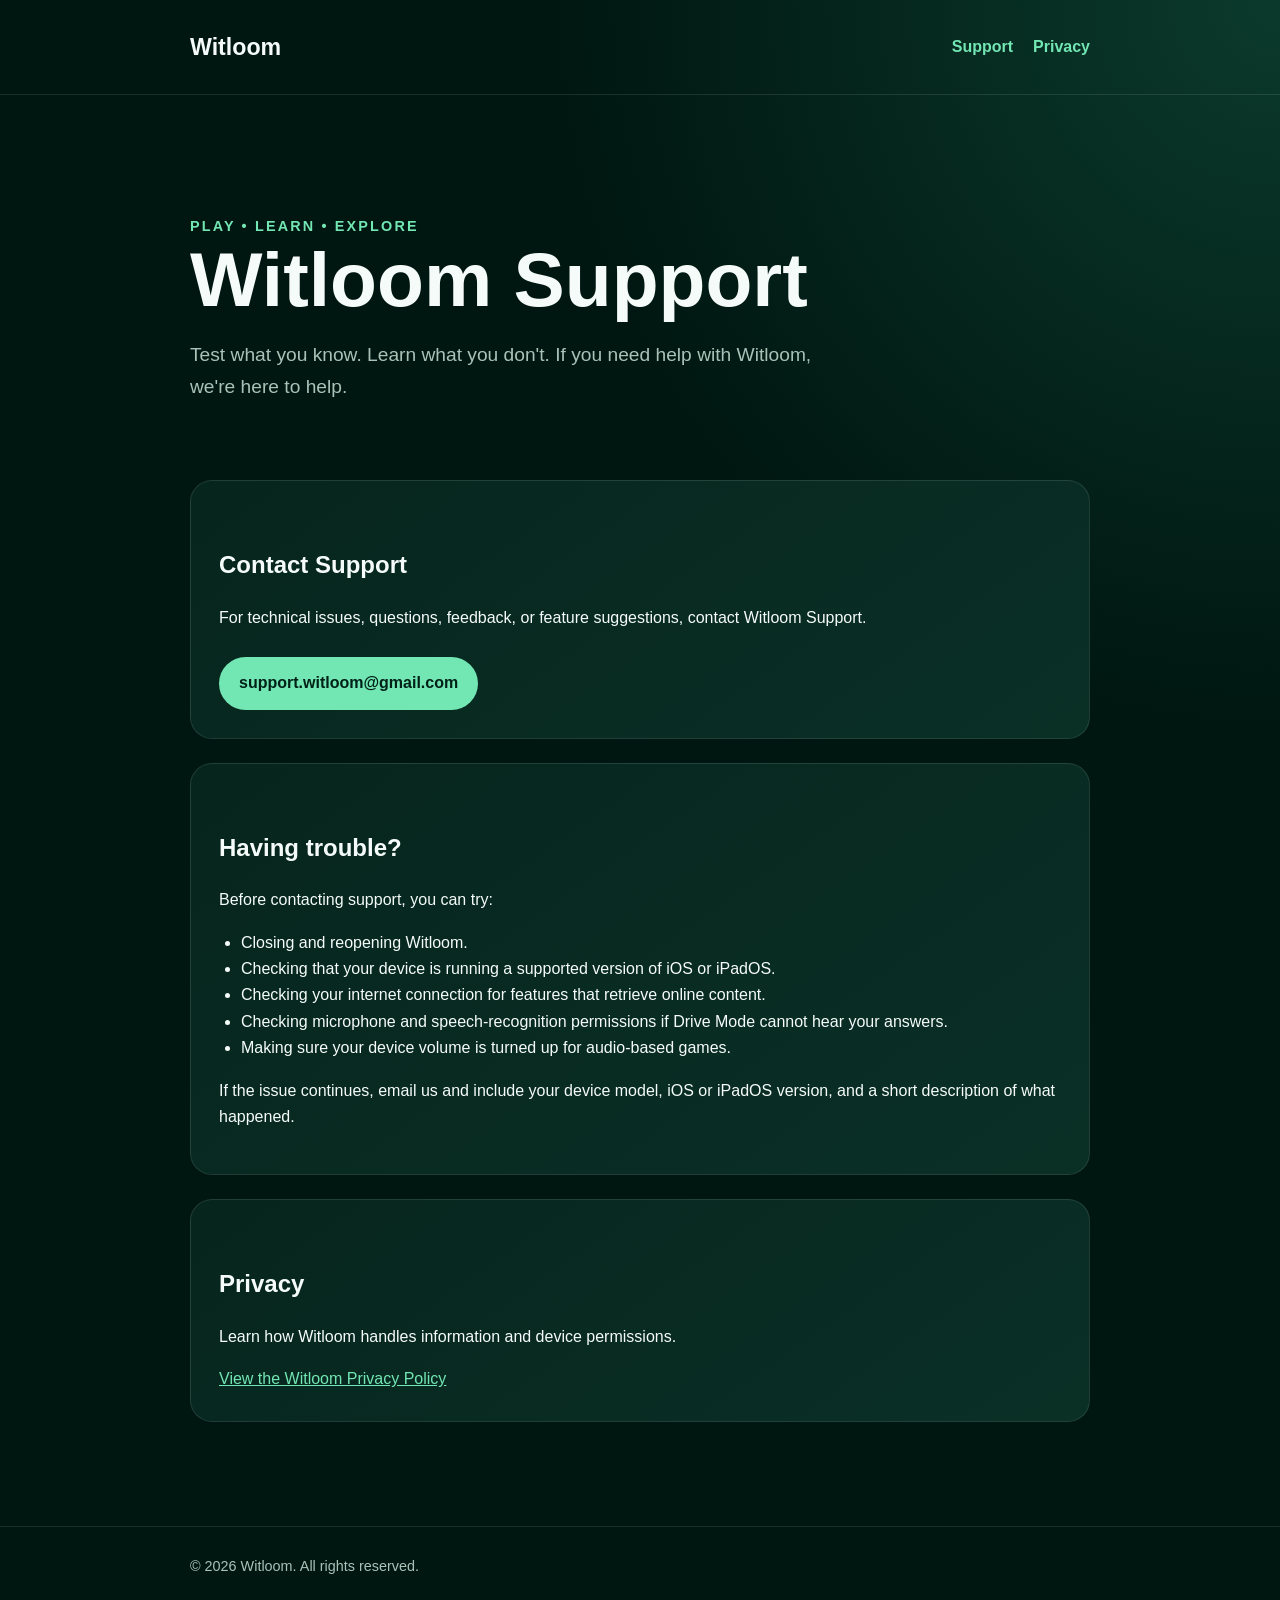
<file: index.html>
﻿<!doctype html>
<html lang="en">
<head>
  <meta charset="utf-8">
  <meta name="viewport" content="width=device-width, initial-scale=1">
  <meta name="description" content="Official support for Witloom.">
  <title>Witloom Support</title>
  <link rel="stylesheet" href="style.css">
</head>
<body>
<header>
  <div class="container">
    <nav>
      <a class="brand" href="./">Witloom</a>
      <div class="links">
        <a href="./">Support</a>
        <a href="privacy/">Privacy</a>
      </div>
    </nav>
  </div>
</header>

<main class="container">
  <section class="hero">
    <div class="tagline">PLAY • LEARN • EXPLORE</div>
    <h1>Witloom Support</h1>
    <p class="subtitle">
      Test what you know. Learn what you don't. If you need help with Witloom,
      we're here to help.
    </p>
  </section>

  <section class="card">
    <h2>Contact Support</h2>
    <p>
      For technical issues, questions, feedback, or feature suggestions,
      contact Witloom Support.
    </p>
    <a class="button" href="mailto:support.witloom@gmail.com">
      support.witloom@gmail.com
    </a>
  </section>

  <section class="card">
    <h2>Having trouble?</h2>
    <p>Before contacting support, you can try:</p>
    <ul>
      <li>Closing and reopening Witloom.</li>
      <li>Checking that your device is running a supported version of iOS or iPadOS.</li>
      <li>Checking your internet connection for features that retrieve online content.</li>
      <li>Checking microphone and speech-recognition permissions if Drive Mode cannot hear your answers.</li>
      <li>Making sure your device volume is turned up for audio-based games.</li>
    </ul>
    <p>
      If the issue continues, email us and include your device model, iOS or
      iPadOS version, and a short description of what happened.
    </p>
  </section>

  <section class="card">
    <h2>Privacy</h2>
    <p>
      Learn how Witloom handles information and device permissions.
    </p>
    <a href="privacy/">View the Witloom Privacy Policy</a>
  </section>
</main>

<footer>
  <div class="container">
    © 2026 Witloom. All rights reserved.
  </div>
</footer>
</body>
</html>
</file>
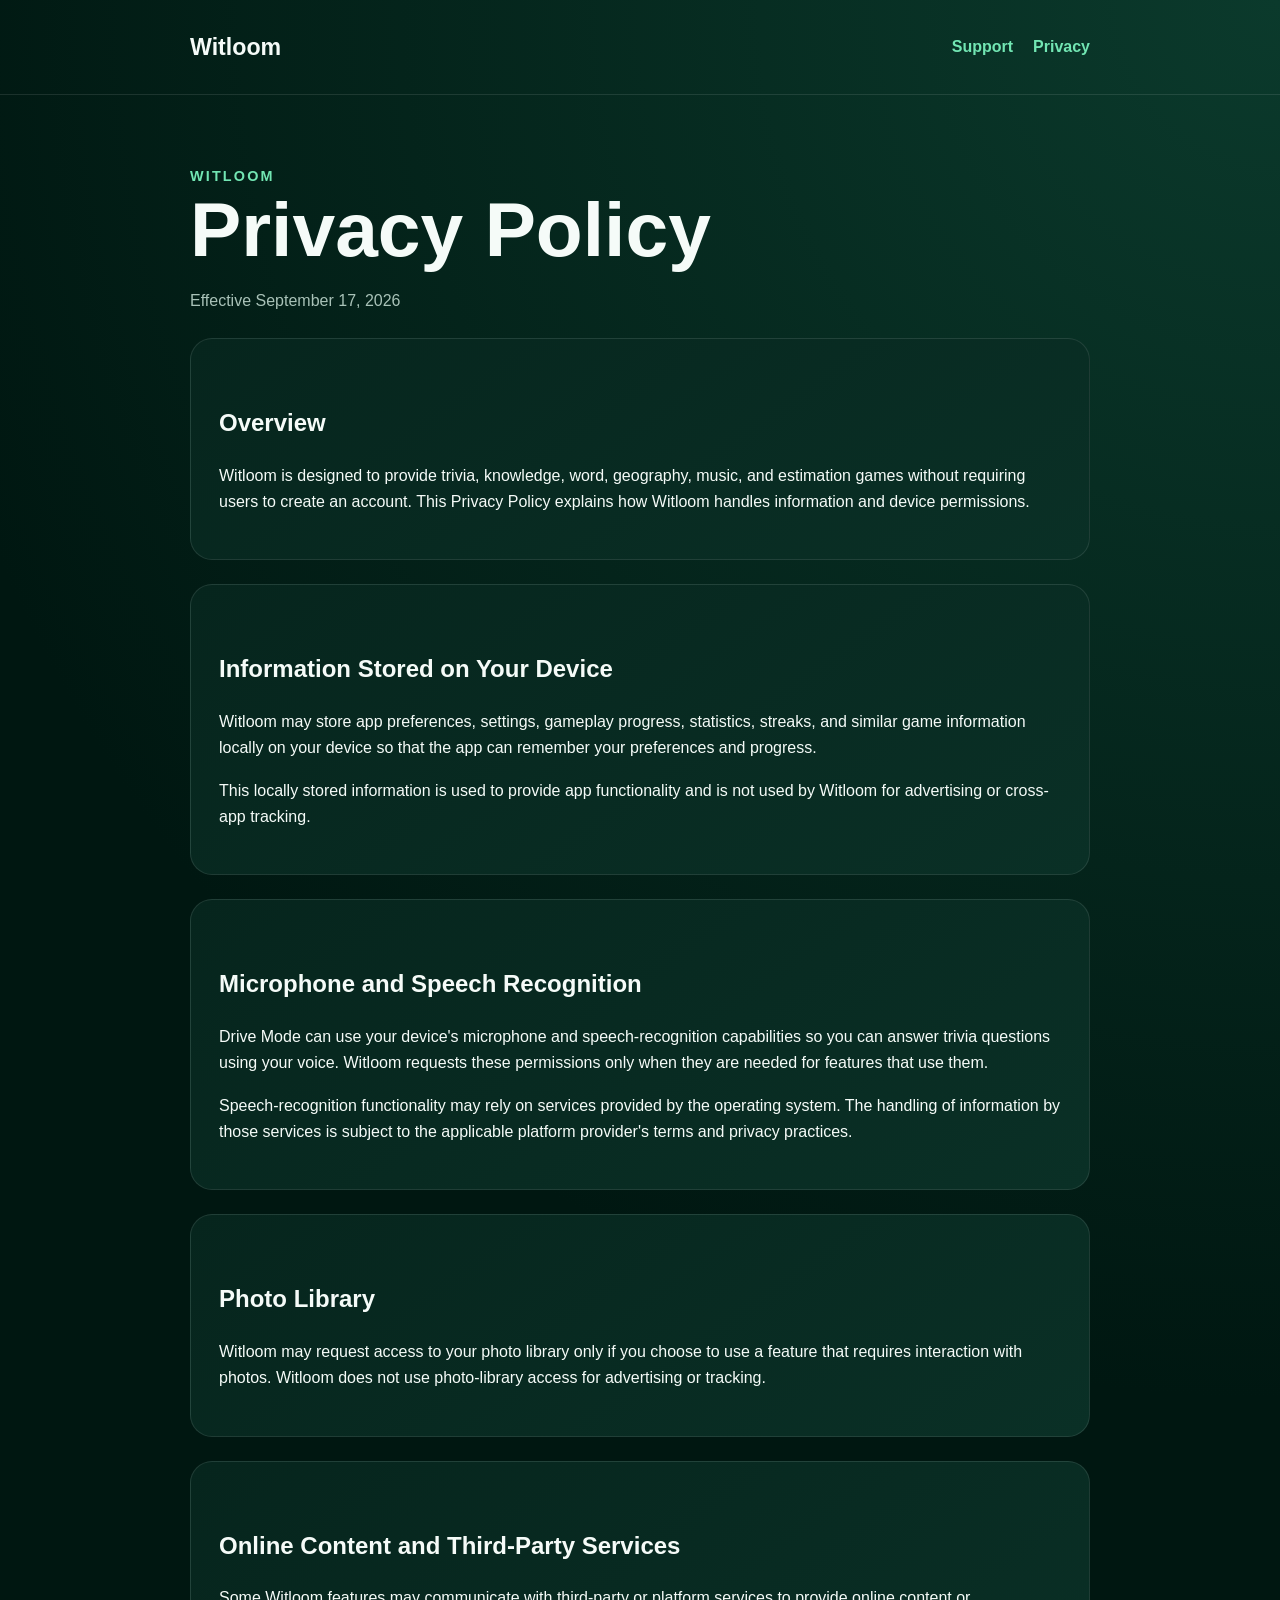
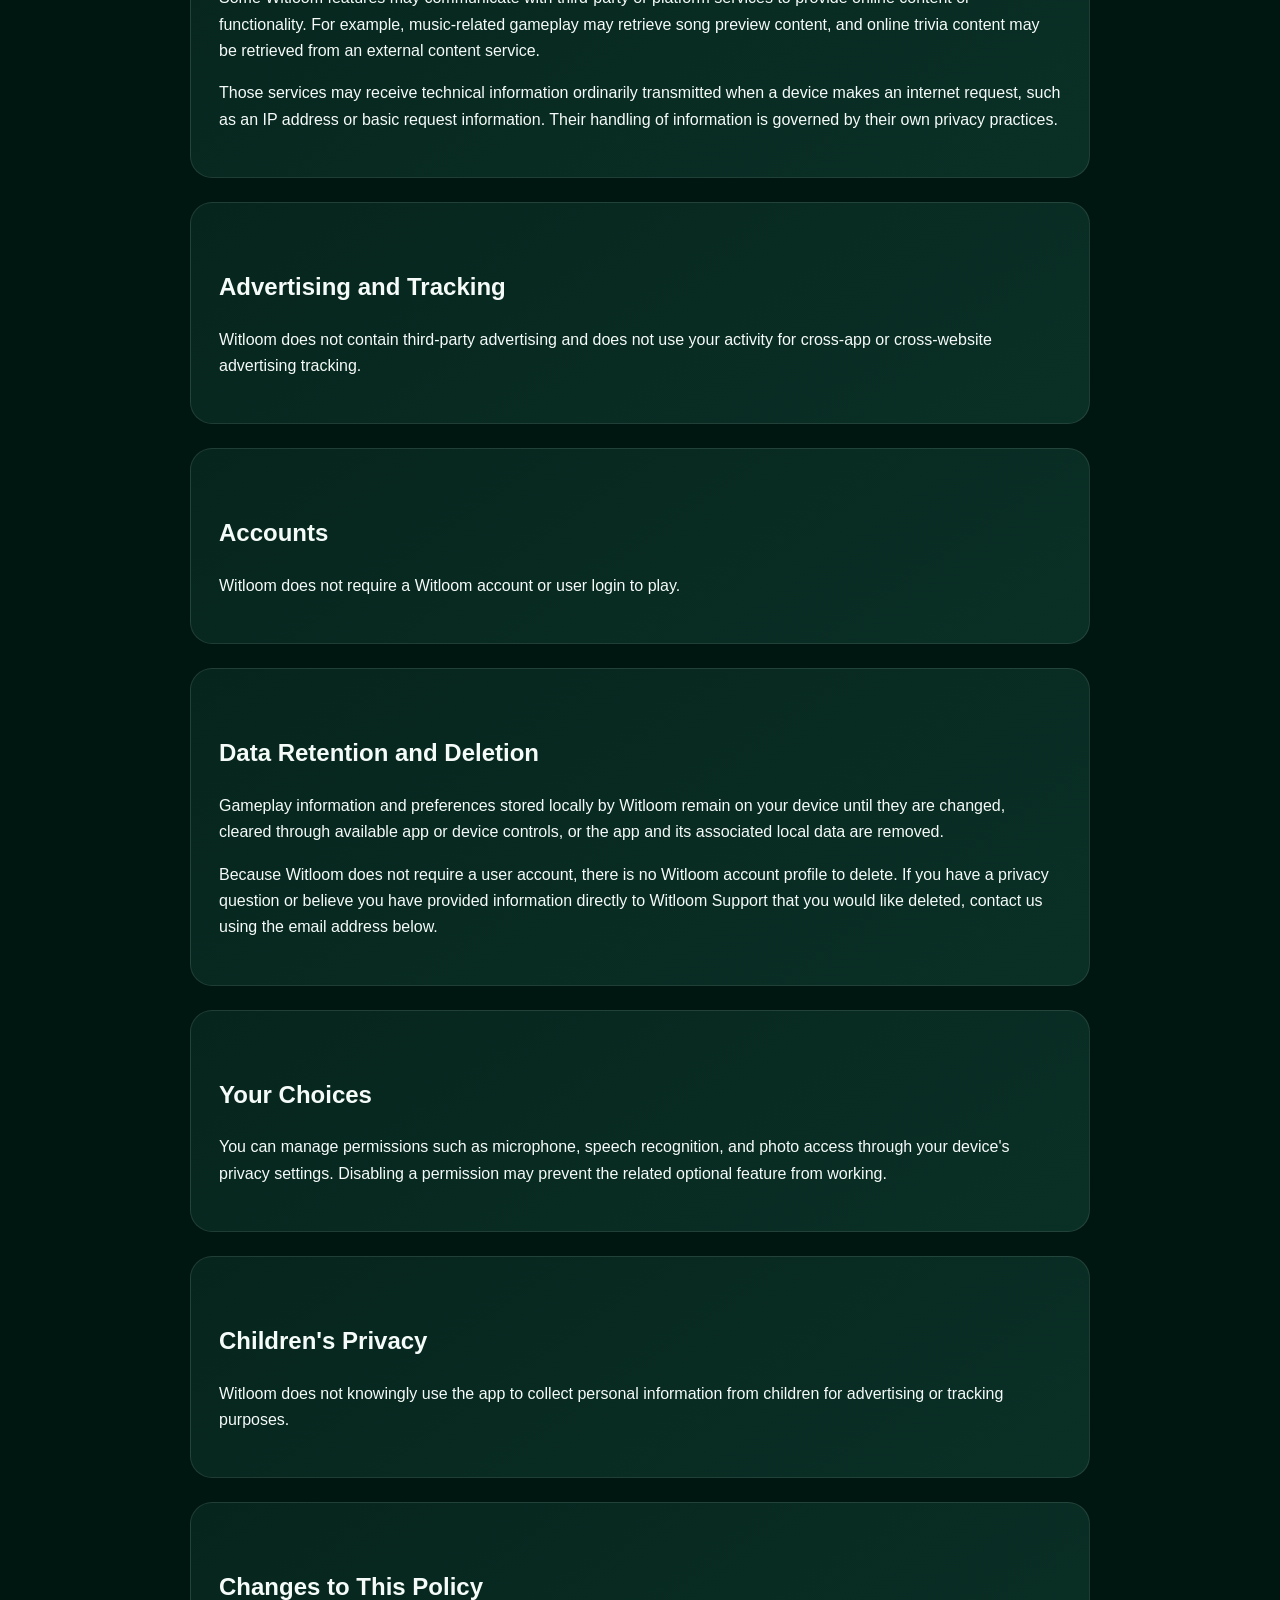
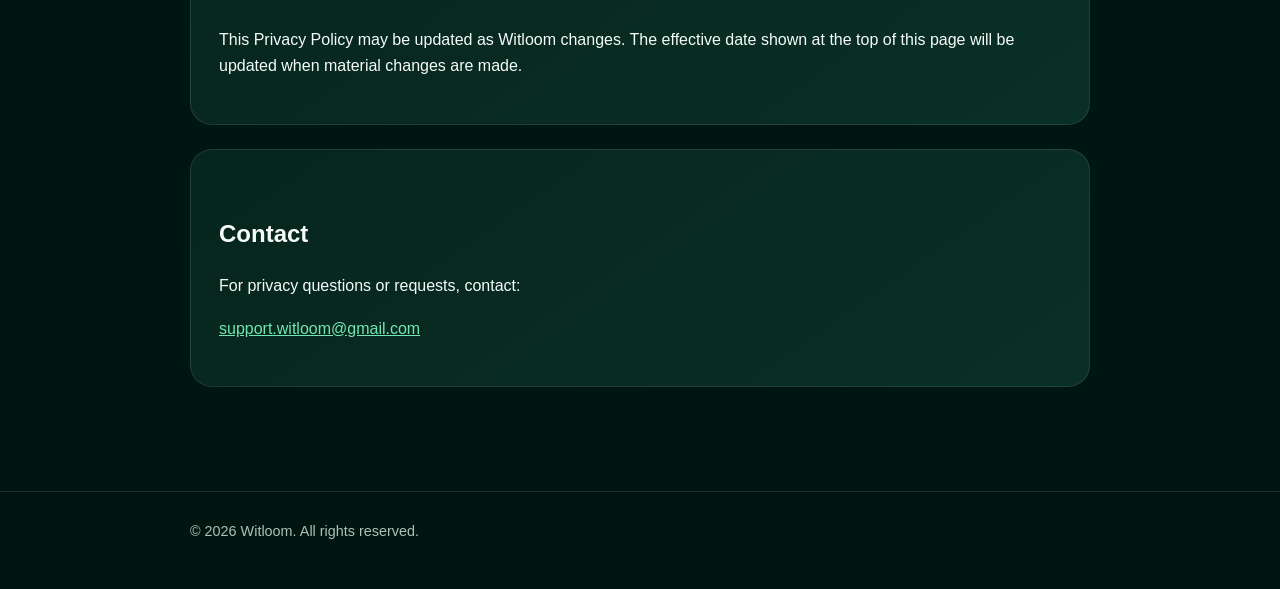
<file: privacy/index.html>
﻿<!doctype html>
<html lang="en">
<head>
  <meta charset="utf-8">
  <meta name="viewport" content="width=device-width, initial-scale=1">
  <meta name="description" content="Privacy Policy for Witloom.">
  <title>Witloom Privacy Policy</title>
  <link rel="stylesheet" href="../style.css">
</head>
<body>
<header>
  <div class="container">
    <nav>
      <a class="brand" href="../">Witloom</a>
      <div class="links">
        <a href="../">Support</a>
        <a href="./">Privacy</a>
      </div>
    </nav>
  </div>
</header>

<main class="container">
  <div class="tagline">WITLOOM</div>
  <h1>Privacy Policy</h1>
  <p class="muted">Effective September 17, 2026</p>

  <section class="card">
    <h2>Overview</h2>
    <p>
      Witloom is designed to provide trivia, knowledge, word, geography,
      music, and estimation games without requiring users to create an account.
      This Privacy Policy explains how Witloom handles information and device
      permissions.
    </p>
  </section>

  <section class="card">
    <h2>Information Stored on Your Device</h2>
    <p>
      Witloom may store app preferences, settings, gameplay progress, statistics,
      streaks, and similar game information locally on your device so that the
      app can remember your preferences and progress.
    </p>
    <p>
      This locally stored information is used to provide app functionality and
      is not used by Witloom for advertising or cross-app tracking.
    </p>
  </section>

  <section class="card">
    <h2>Microphone and Speech Recognition</h2>
    <p>
      Drive Mode can use your device's microphone and speech-recognition
      capabilities so you can answer trivia questions using your voice.
      Witloom requests these permissions only when they are needed for features
      that use them.
    </p>
    <p>
      Speech-recognition functionality may rely on services provided by the
      operating system. The handling of information by those services is
      subject to the applicable platform provider's terms and privacy practices.
    </p>
  </section>

  <section class="card">
    <h2>Photo Library</h2>
    <p>
      Witloom may request access to your photo library only if you choose to use
      a feature that requires interaction with photos. Witloom does not use
      photo-library access for advertising or tracking.
    </p>
  </section>

  <section class="card">
    <h2>Online Content and Third-Party Services</h2>
    <p>
      Some Witloom features may communicate with third-party or platform
      services to provide online content or functionality. For example,
      music-related gameplay may retrieve song preview content, and online
      trivia content may be retrieved from an external content service.
    </p>
    <p>
      Those services may receive technical information ordinarily transmitted
      when a device makes an internet request, such as an IP address or basic
      request information. Their handling of information is governed by their
      own privacy practices.
    </p>
  </section>

  <section class="card">
    <h2>Advertising and Tracking</h2>
    <p>
      Witloom does not contain third-party advertising and does not use your
      activity for cross-app or cross-website advertising tracking.
    </p>
  </section>

  <section class="card">
    <h2>Accounts</h2>
    <p>
      Witloom does not require a Witloom account or user login to play.
    </p>
  </section>

  <section class="card">
    <h2>Data Retention and Deletion</h2>
    <p>
      Gameplay information and preferences stored locally by Witloom remain on
      your device until they are changed, cleared through available app or
      device controls, or the app and its associated local data are removed.
    </p>
    <p>
      Because Witloom does not require a user account, there is no Witloom
      account profile to delete. If you have a privacy question or believe you
      have provided information directly to Witloom Support that you would like
      deleted, contact us using the email address below.
    </p>
  </section>

  <section class="card">
    <h2>Your Choices</h2>
    <p>
      You can manage permissions such as microphone, speech recognition, and
      photo access through your device's privacy settings. Disabling a
      permission may prevent the related optional feature from working.
    </p>
  </section>

  <section class="card">
    <h2>Children's Privacy</h2>
    <p>
      Witloom does not knowingly use the app to collect personal information
      from children for advertising or tracking purposes.
    </p>
  </section>

  <section class="card">
    <h2>Changes to This Policy</h2>
    <p>
      This Privacy Policy may be updated as Witloom changes. The effective date
      shown at the top of this page will be updated when material changes are
      made.
    </p>
  </section>

  <section class="card">
    <h2>Contact</h2>
    <p>
      For privacy questions or requests, contact:
    </p>
    <p>
      <a href="mailto:support.witloom@gmail.com">support.witloom@gmail.com</a>
    </p>
  </section>
</main>

<footer>
  <div class="container">
    © 2026 Witloom. All rights reserved.
  </div>
</footer>
</body>
</html>
</file>
<file: style.css>
﻿:root {
  --bg: #001711;
  --card: #06251d;
  --card2: #0a3026;
  --text: #f5fbf8;
  --muted: #a9c2b8;
  --accent: #72e6b3;
  --border: rgba(255,255,255,.10);
}

* { box-sizing: border-box; }

body {
  margin: 0;
  font-family: -apple-system, BlinkMacSystemFont, "Segoe UI", Roboto, Arial, sans-serif;
  background:
    radial-gradient(circle at top right, #0b3a2c 0, transparent 35%),
    var(--bg);
  color: var(--text);
  line-height: 1.65;
}

.container {
  width: min(900px, calc(100% - 36px));
  margin: 0 auto;
}

header {
  padding: 28px 0;
  border-bottom: 1px solid var(--border);
}

nav {
  display: flex;
  align-items: center;
  justify-content: space-between;
  gap: 20px;
}

.brand {
  color: var(--text);
  text-decoration: none;
  font-size: 1.45rem;
  font-weight: 800;
}

.links {
  display: flex;
  gap: 20px;
}

.links a, a {
  color: var(--accent);
}

.links a {
  text-decoration: none;
  font-weight: 600;
}

main {
  padding: 70px 0 80px;
}

.hero {
  padding: 50px 0 35px;
}

h1 {
  font-size: clamp(2.4rem, 8vw, 4.8rem);
  line-height: 1.05;
  margin: 0 0 18px;
}

h2 {
  margin-top: 36px;
}

.tagline {
  color: var(--accent);
  font-weight: 800;
  letter-spacing: .15em;
  font-size: .9rem;
}

.subtitle {
  color: var(--muted);
  font-size: 1.2rem;
  max-width: 650px;
}

.card {
  background: linear-gradient(145deg, var(--card), var(--card2));
  border: 1px solid var(--border);
  border-radius: 22px;
  padding: 28px;
  margin: 24px 0;
}

.button {
  display: inline-block;
  margin-top: 10px;
  padding: 13px 20px;
  border-radius: 999px;
  background: var(--accent);
  color: #002117;
  text-decoration: none;
  font-weight: 800;
}

.muted {
  color: var(--muted);
}

footer {
  border-top: 1px solid var(--border);
  padding: 28px 0 45px;
  color: var(--muted);
  font-size: .9rem;
}

ul {
  padding-left: 22px;
}

@media (max-width: 600px) {
  nav {
    align-items: flex-start;
    flex-direction: column;
  }

  main {
    padding-top: 35px;
  }

  .card {
    padding: 22px;
  }
}
</file>
